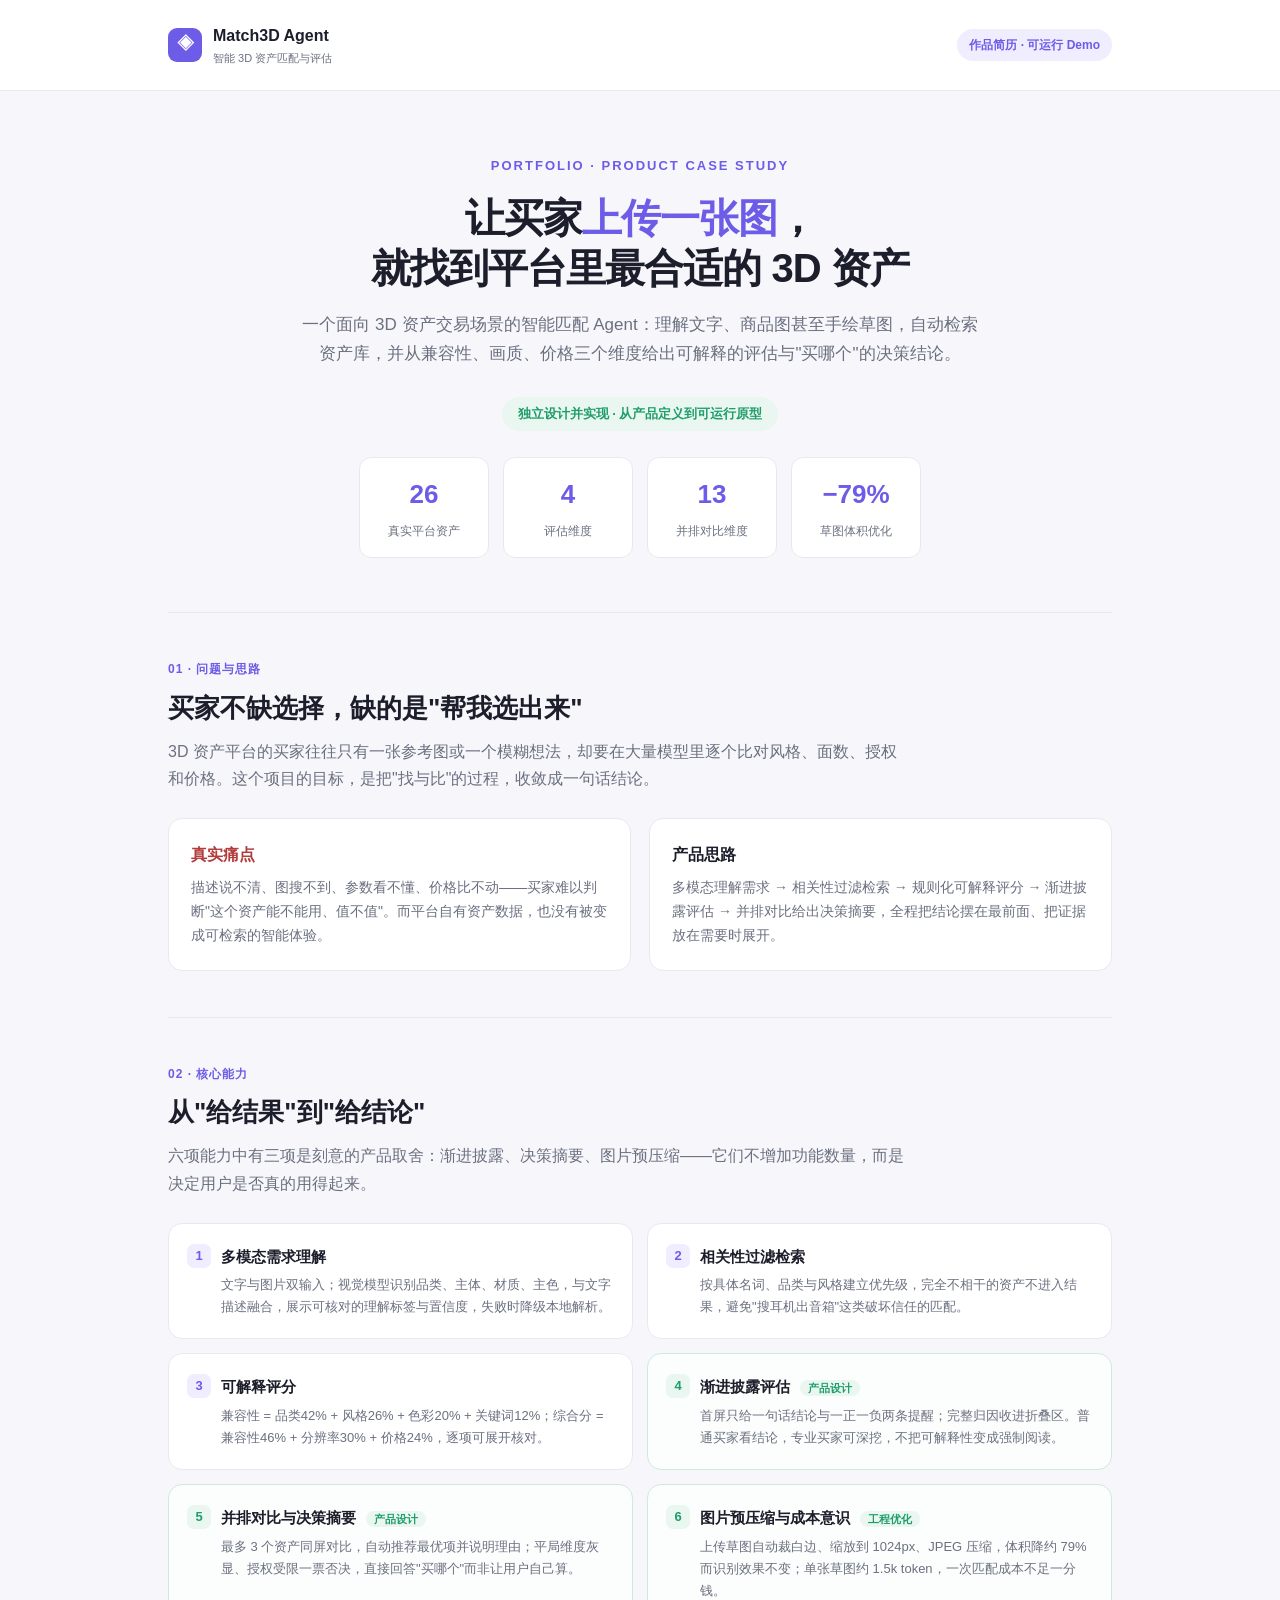
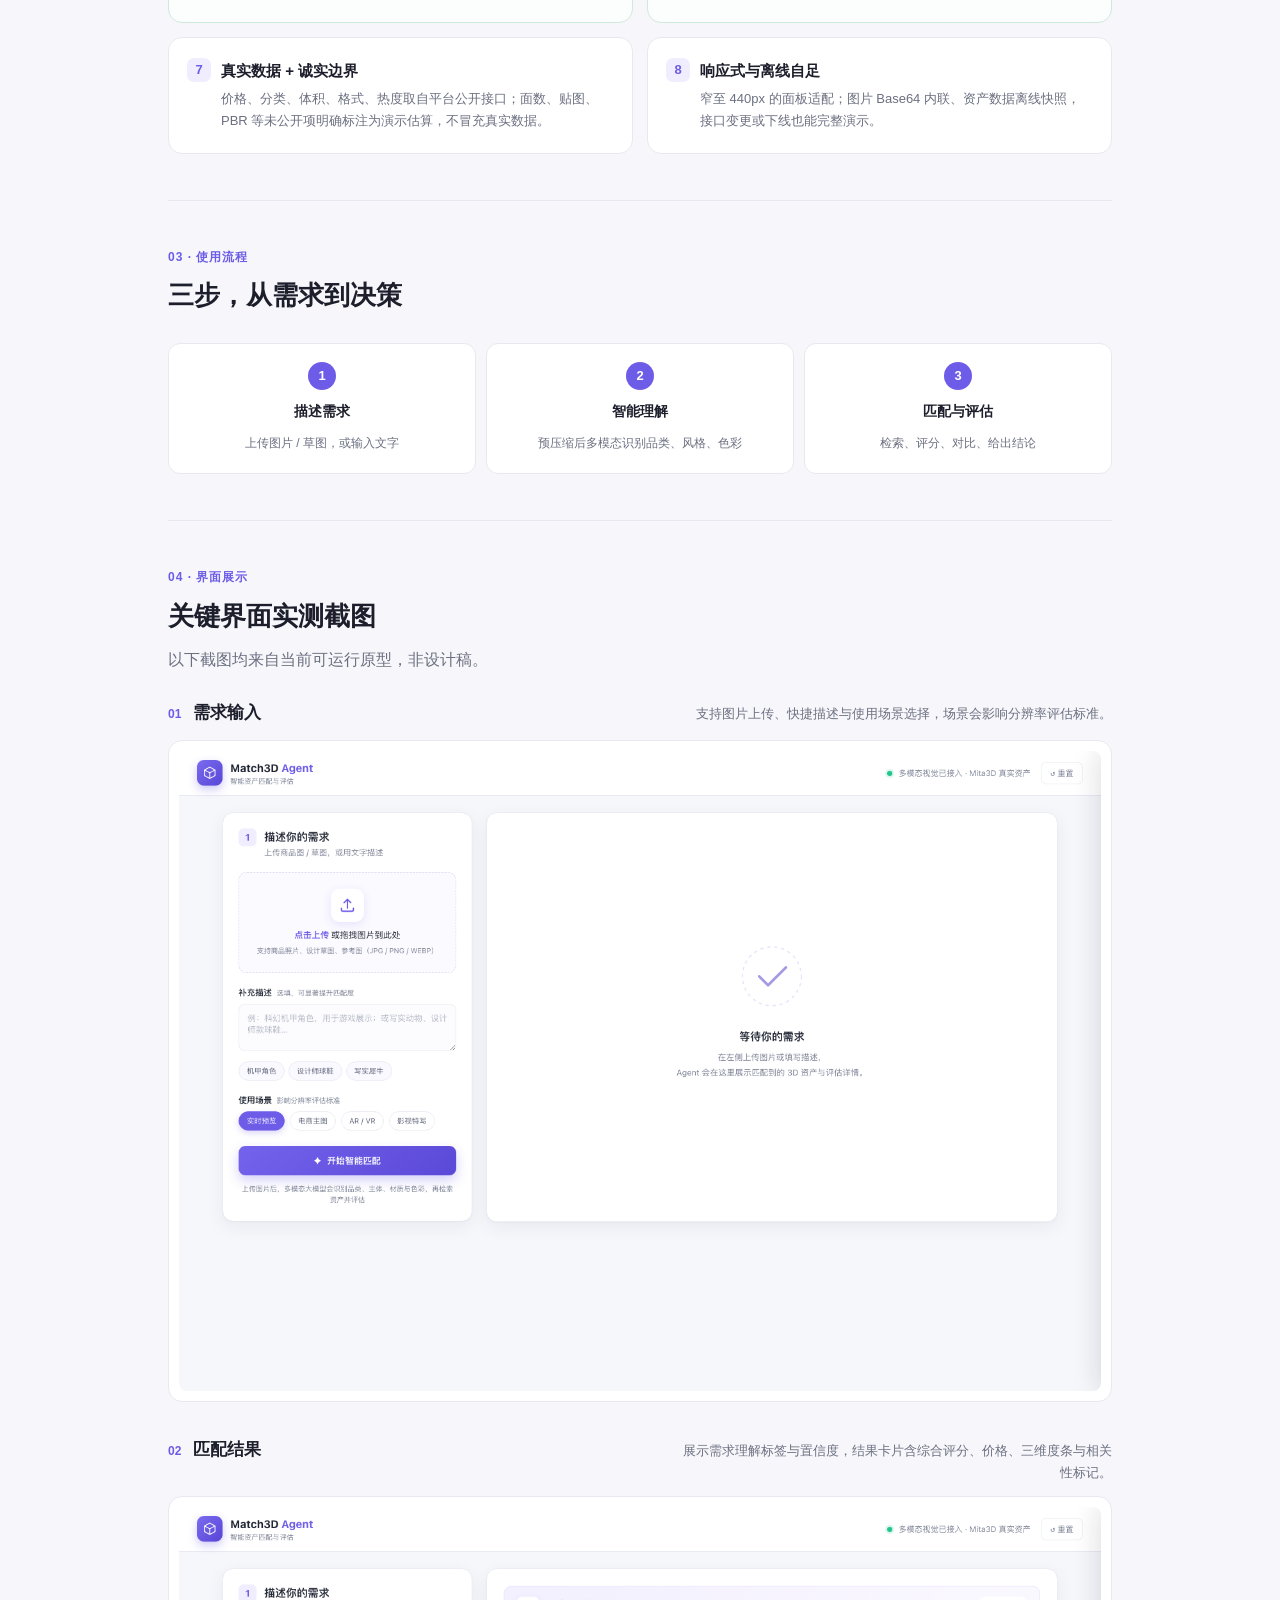
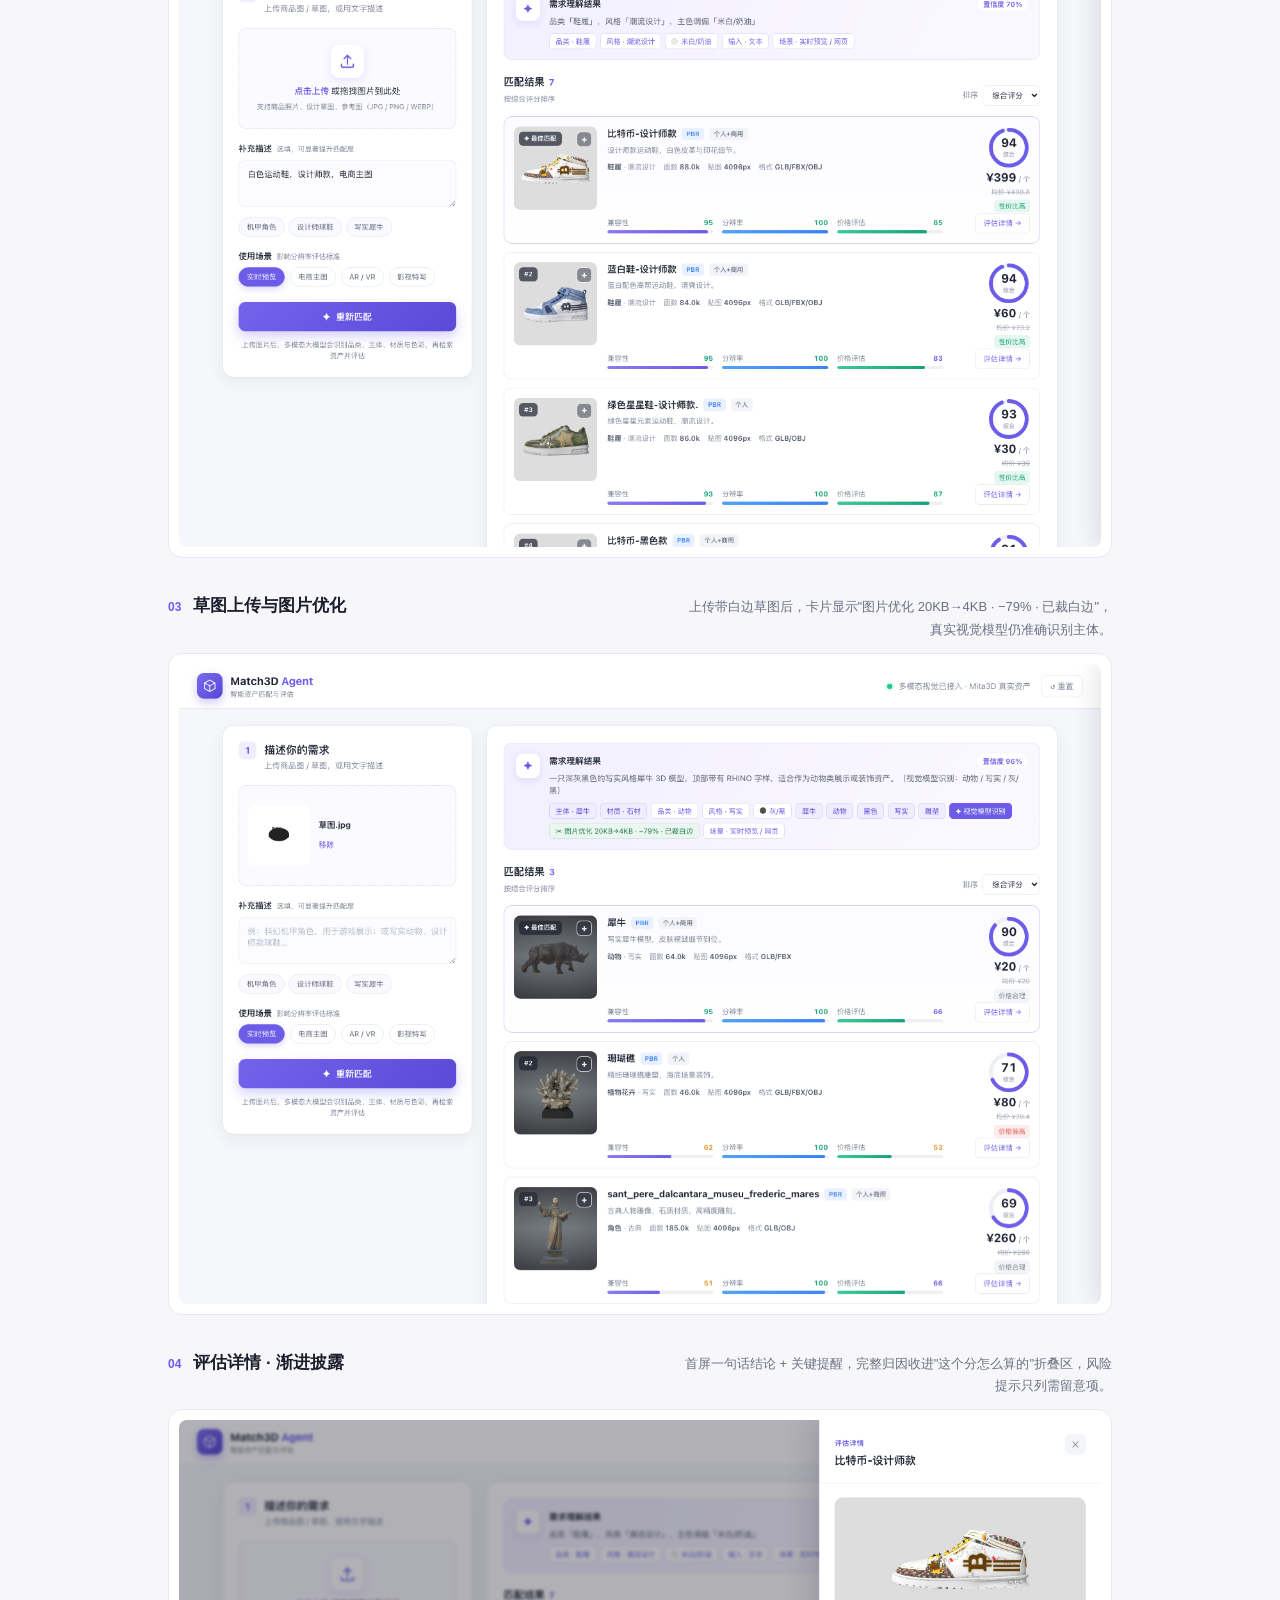
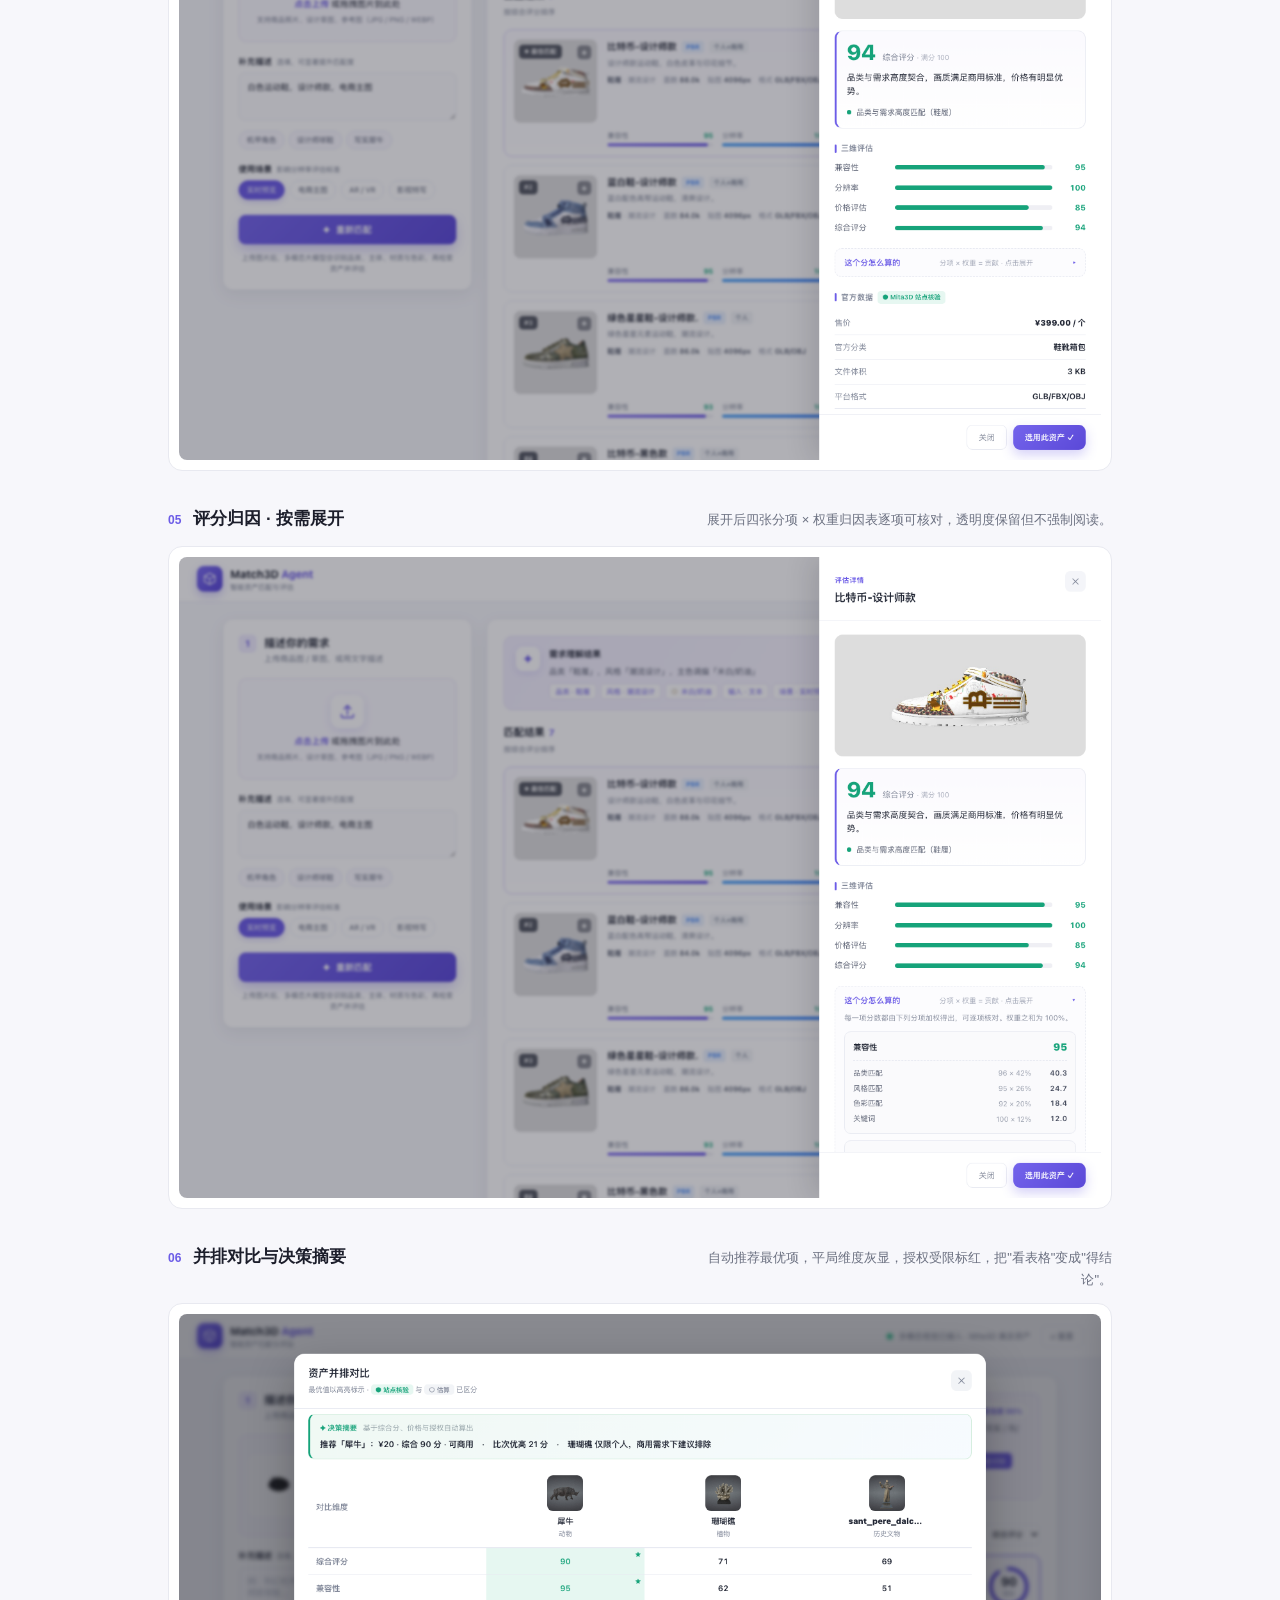
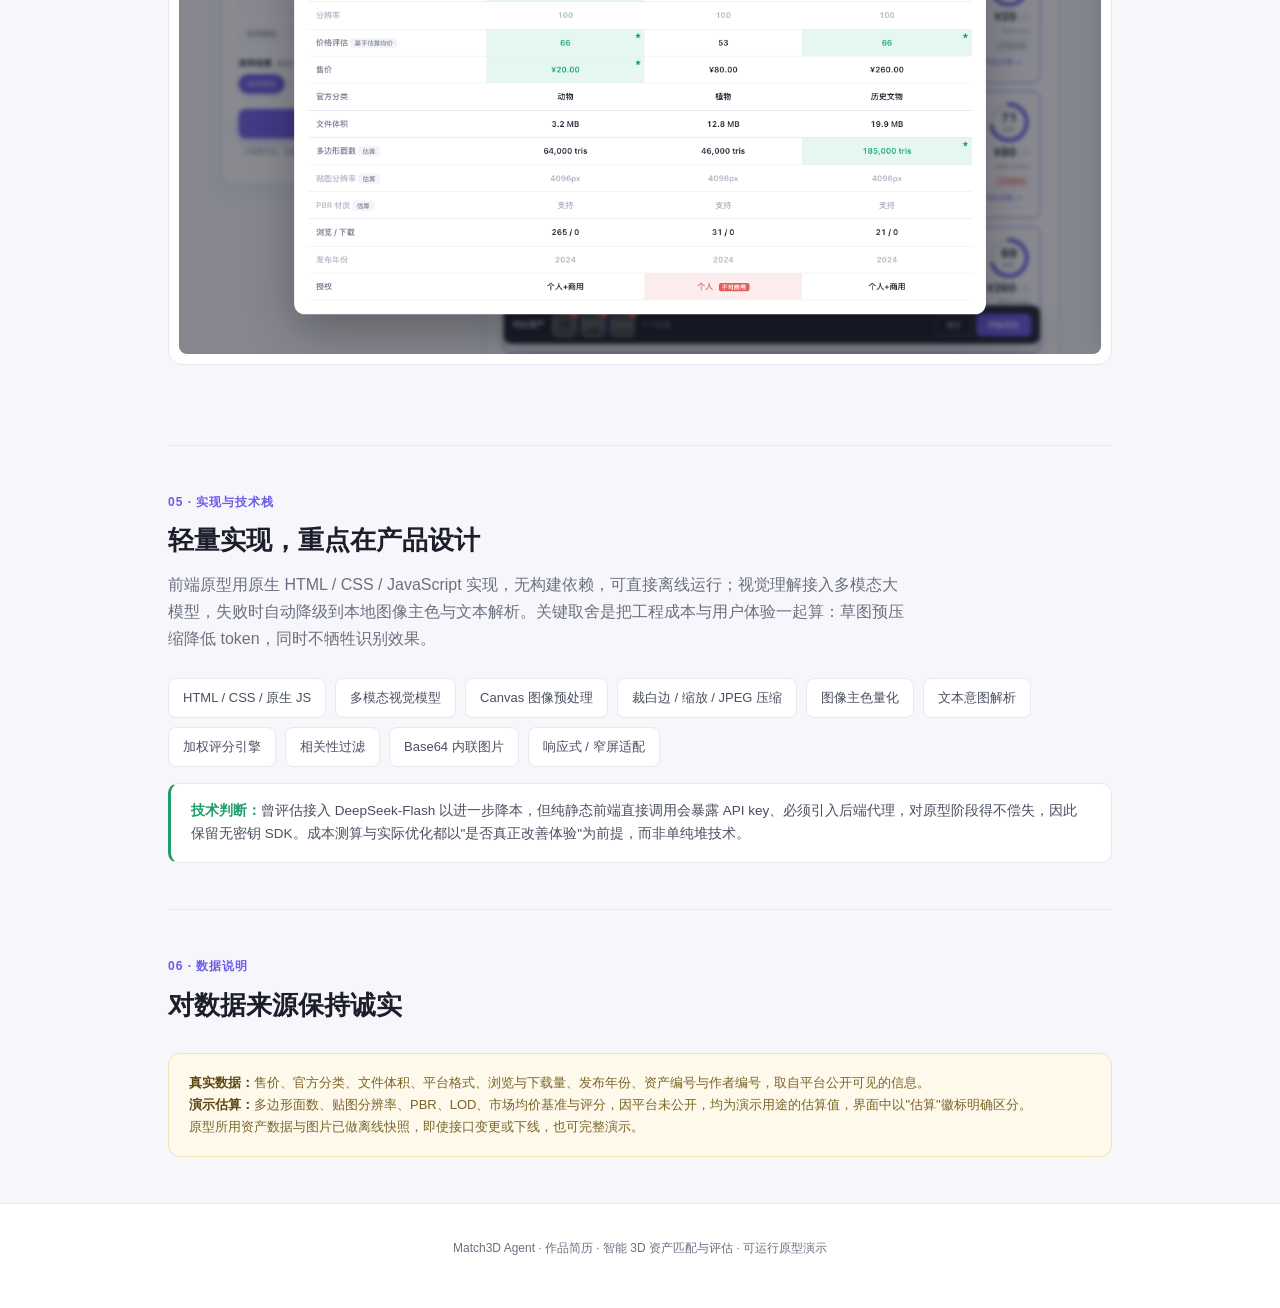
<file: showcase/index.html>
<!DOCTYPE html>
<html lang="zh-CN">
<head>
<meta charset="UTF-8">
<meta name="viewport" content="width=device-width, initial-scale=1.0">
<title>Match3D Agent · 作品简历 / 智能 3D 资产匹配与评估</title>
<style>
  :root{
    --ink:#1c1e2b; --muted:#6b7080; --line:#e8e9f0; --primary:#6c5ce7;
    --primary-soft:#f0edff; --green:#1f9d6b; --green-soft:#e9f7f0;
    --amber:#b8860b; --bg:#f7f7fb; --white:#fff;
  }
  *{box-sizing:border-box}
  body{margin:0;background:var(--bg);color:var(--ink);font-family:-apple-system,BlinkMacSystemFont,"Segoe UI","PingFang SC","Microsoft YaHei",sans-serif;line-height:1.7;-webkit-font-smoothing:antialiased}
  .wrap{max-width:1000px;margin:0 auto;padding:0 28px}
  header{background:var(--white);border-bottom:1px solid var(--line)}
  .head-in{max-width:1000px;margin:0 auto;padding:22px 28px;display:flex;align-items:center;justify-content:space-between;gap:16px}
  .brand{display:flex;align-items:center;gap:11px;font-size:16px;font-weight:700}
  .logo{width:34px;height:34px;border-radius:9px;background:var(--primary);color:#fff;display:flex;align-items:center;justify-content:center;font-size:17px}
  .brand small{display:block;font-size:11px;font-weight:400;color:var(--muted)}
  .tag{font-size:12px;color:var(--primary);background:var(--primary-soft);padding:6px 12px;border-radius:20px;font-weight:600}

  .hero{padding:64px 0 54px;text-align:center}
  .hero .eyebrow{font-size:13px;color:var(--primary);font-weight:700;letter-spacing:2px;margin-bottom:16px}
  .hero h1{font-size:40px;line-height:1.25;margin:0 0 18px;letter-spacing:-1px}
  .hero h1 span{color:var(--primary)}
  .hero .lede{font-size:17px;color:var(--muted);max-width:680px;margin:0 auto 28px}
  .role{display:inline-block;font-size:13px;color:var(--green);background:var(--green-soft);border-radius:20px;padding:6px 16px;margin-bottom:26px;font-weight:600}
  .metrics{display:flex;justify-content:center;gap:14px;flex-wrap:wrap}
  .metric{background:var(--white);border:1px solid var(--line);border-radius:12px;padding:14px 26px;min-width:130px}
  .metric b{display:block;font-size:26px;color:var(--primary);font-variant-numeric:tabular-nums}
  .metric span{font-size:12px;color:var(--muted)}

  section{padding:46px 0;border-top:1px solid var(--line)}
  .sec-head{margin-bottom:26px}
  .sec-head .no{font-size:12px;color:var(--primary);font-weight:700;letter-spacing:1px}
  .sec-head h2{font-size:26px;margin:6px 0 8px}
  .sec-head p{color:var(--muted);margin:0;max-width:740px}

  .grid2{display:grid;grid-template-columns:1fr 1fr;gap:18px}
  .card{background:var(--white);border:1px solid var(--line);border-radius:14px;padding:22px}
  .card h3{margin:0 0 8px;font-size:16px}
  .card p{margin:0;color:var(--muted);font-size:14px}
  .pain h3{color:#b23b3b}

  .caps{display:grid;grid-template-columns:repeat(2,1fr);gap:14px}
  .cap{background:var(--white);border:1px solid var(--line);border-radius:14px;padding:20px;position:relative;padding-left:52px}
  .cap .ic{position:absolute;left:18px;top:20px;width:24px;height:24px;border-radius:7px;background:var(--primary-soft);color:var(--primary);display:flex;align-items:center;justify-content:center;font-size:13px;font-weight:700}
  .cap h3{font-size:15px;margin:0 0 5px}
  .cap p{font-size:13px;color:var(--muted);margin:0}
  .cap.hl{border-color:#cdeadd;background:#fbfefc}
  .cap.hl .ic{background:var(--green-soft);color:var(--green)}

  .flow{display:flex;align-items:stretch;gap:10px;flex-wrap:wrap}
  .step{flex:1;min-width:150px;background:var(--white);border:1px solid var(--line);border-radius:12px;padding:18px;text-align:center}
  .step .n{width:28px;height:28px;border-radius:50%;background:var(--primary);color:#fff;display:flex;align-items:center;justify-content:center;margin:0 auto 10px;font-size:13px;font-weight:700}
  .step b{font-size:14px;display:block;margin-bottom:4px}
  .step span{font-size:12px;color:var(--muted)}

  .shot{margin-bottom:34px}
  .shot-bar{display:flex;align-items:baseline;gap:12px;margin-bottom:12px}
  .shot-bar .idx{font-size:12px;color:var(--primary);font-weight:700}
  .shot-bar h3{font-size:17px;margin:0}
  .shot-bar p{font-size:13px;color:var(--muted);margin:0 0 0 auto;text-align:right;max-width:46%}
  .shot-img{background:var(--white);border:1px solid var(--line);border-radius:14px;padding:10px;overflow:hidden}
  .shot-img img{display:block;width:100%;border-radius:8px}
  .new{font-size:11px;color:var(--green);background:var(--green-soft);padding:2px 8px;border-radius:10px;font-weight:600;vertical-align:middle;margin-left:6px}

  .stack{display:flex;flex-wrap:wrap;gap:9px}
  .stack span{background:var(--white);border:1px solid var(--line);border-radius:8px;padding:8px 14px;font-size:13px;color:#4a4f60}
  .note{background:#fff9ec;border:1px solid #f0e0b8;border-radius:12px;padding:18px 20px;font-size:13px;color:#7a6428}
  .note b{color:#5c4810}
  .decision{background:var(--white);border:1px solid var(--line);border-left:3px solid var(--green);border-radius:10px;padding:16px 20px;margin-top:16px;font-size:13.5px;color:#4a4f60}
  .decision b{color:var(--green)}

  footer{padding:34px 0 50px;text-align:center;color:var(--muted);font-size:12px;border-top:1px solid var(--line);background:var(--white)}

  @media(max-width:720px){
    .hero h1{font-size:30px}.hero .lede{font-size:15px}
    .grid2,.caps{grid-template-columns:1fr}
    .shot-bar{flex-wrap:wrap}.shot-bar p{margin:6px 0 0;text-align:left;max-width:100%}
    .metric{min-width:110px;padding:12px 18px}
  }
</style>
</head>
<body>

<header>
  <div class="head-in">
    <div class="brand"><span class="logo">◈</span><div>Match3D Agent<small>智能 3D 资产匹配与评估</small></div></div>
    <span class="tag">作品简历 · 可运行 Demo</span>
  </div>
</header>

<div class="wrap">
  <div class="hero">
    <div class="eyebrow">PORTFOLIO · PRODUCT CASE STUDY</div>
    <h1>让买家<span>上传一张图</span>，<br>就找到平台里最合适的 3D 资产</h1>
    <p class="lede">一个面向 3D 资产交易场景的智能匹配 Agent：理解文字、商品图甚至手绘草图，自动检索资产库，并从兼容性、画质、价格三个维度给出可解释的评估与"买哪个"的决策结论。</p>
    <div class="role">独立设计并实现 · 从产品定义到可运行原型</div>
    <div class="metrics">
      <div class="metric"><b>26</b><span>真实平台资产</span></div>
      <div class="metric"><b>4</b><span>评估维度</span></div>
      <div class="metric"><b>13</b><span>并排对比维度</span></div>
      <div class="metric"><b>−79%</b><span>草图体积优化</span></div>
    </div>
  </div>

  <section>
    <div class="sec-head"><div class="no">01 · 问题与思路</div><h2>买家不缺选择，缺的是"帮我选出来"</h2>
      <p>3D 资产平台的买家往往只有一张参考图或一个模糊想法，却要在大量模型里逐个比对风格、面数、授权和价格。这个项目的目标，是把"找与比"的过程，收敛成一句话结论。</p></div>
    <div class="grid2">
      <div class="card pain"><h3>真实痛点</h3><p>描述说不清、图搜不到、参数看不懂、价格比不动——买家难以判断"这个资产能不能用、值不值"。而平台自有资产数据，也没有被变成可检索的智能体验。</p></div>
      <div class="card"><h3>产品思路</h3><p>多模态理解需求 → 相关性过滤检索 → 规则化可解释评分 → 渐进披露评估 → 并排对比给出决策摘要，全程把结论摆在最前面、把证据放在需要时展开。</p></div>
    </div>
  </section>

  <section>
    <div class="sec-head"><div class="no">02 · 核心能力</div><h2>从"给结果"到"给结论"</h2>
      <p>六项能力中有三项是刻意的产品取舍：渐进披露、决策摘要、图片预压缩——它们不增加功能数量，而是决定用户是否真的用得起来。</p></div>
    <div class="caps">
      <div class="cap"><span class="ic">1</span><h3>多模态需求理解</h3><p>文字与图片双输入；视觉模型识别品类、主体、材质、主色，与文字描述融合，展示可核对的理解标签与置信度，失败时降级本地解析。</p></div>
      <div class="cap"><span class="ic">2</span><h3>相关性过滤检索</h3><p>按具体名词、品类与风格建立优先级，完全不相干的资产不进入结果，避免"搜耳机出音箱"这类破坏信任的匹配。</p></div>
      <div class="cap"><span class="ic">3</span><h3>可解释评分</h3><p>兼容性 = 品类42% + 风格26% + 色彩20% + 关键词12%；综合分 = 兼容性46% + 分辨率30% + 价格24%，逐项可展开核对。</p></div>
      <div class="cap hl"><span class="ic">4</span><h3>渐进披露评估 <span class="new">产品设计</span></h3><p>首屏只给一句话结论与一正一负两条提醒；完整归因收进折叠区。普通买家看结论，专业买家可深挖，不把可解释性变成强制阅读。</p></div>
      <div class="cap hl"><span class="ic">5</span><h3>并排对比与决策摘要 <span class="new">产品设计</span></h3><p>最多 3 个资产同屏对比，自动推荐最优项并说明理由；平局维度灰显、授权受限一票否决，直接回答"买哪个"而非让用户自己算。</p></div>
      <div class="cap hl"><span class="ic">6</span><h3>图片预压缩与成本意识 <span class="new">工程优化</span></h3><p>上传草图自动裁白边、缩放到 1024px、JPEG 压缩，体积降约 79% 而识别效果不变；单张草图约 1.5k token，一次匹配成本不足一分钱。</p></div>
      <div class="cap"><span class="ic">7</span><h3>真实数据 + 诚实边界</h3><p>价格、分类、体积、格式、热度取自平台公开接口；面数、贴图、PBR 等未公开项明确标注为演示估算，不冒充真实数据。</p></div>
      <div class="cap"><span class="ic">8</span><h3>响应式与离线自足</h3><p>窄至 440px 的面板适配；图片 Base64 内联、资产数据离线快照，接口变更或下线也能完整演示。</p></div>
    </div>
  </section>

  <section>
    <div class="sec-head"><div class="no">03 · 使用流程</div><h2>三步，从需求到决策</h2></div>
    <div class="flow">
      <div class="step"><div class="n">1</div><b>描述需求</b><span>上传图片 / 草图，或输入文字</span></div>
      <div class="step"><div class="n">2</div><b>智能理解</b><span>预压缩后多模态识别品类、风格、色彩</span></div>
      <div class="step"><div class="n">3</div><b>匹配与评估</b><span>检索、评分、对比、给出结论</span></div>
    </div>
  </section>

  <section>
    <div class="sec-head"><div class="no">04 · 界面展示</div><h2>关键界面实测截图</h2><p>以下截图均来自当前可运行原型，非设计稿。</p></div>

    <div class="shot">
      <div class="shot-bar"><span class="idx">01</span><h3>需求输入</h3><p>支持图片上传、快捷描述与使用场景选择，场景会影响分辨率评估标准。</p></div>
      <div class="shot-img"><img src="shots/1-home.png" alt="需求输入界面"></div>
    </div>

    <div class="shot">
      <div class="shot-bar"><span class="idx">02</span><h3>匹配结果</h3><p>展示需求理解标签与置信度，结果卡片含综合评分、价格、三维度条与相关性标记。</p></div>
      <div class="shot-img"><img src="shots/2-results.png" alt="匹配结果界面"></div>
    </div>

    <div class="shot">
      <div class="shot-bar"><span class="idx">03</span><h3>草图上传与图片优化</h3><p>上传带白边草图后，卡片显示"图片优化 20KB→4KB · −79% · 已裁白边"，真实视觉模型仍准确识别主体。</p></div>
      <div class="shot-img"><img src="shots/5-sketch-compress.png" alt="草图上传与图片优化"></div>
    </div>

    <div class="shot">
      <div class="shot-bar"><span class="idx">04</span><h3>评估详情 · 渐进披露</h3><p>首屏一句话结论 + 关键提醒，完整归因收进"这个分怎么算的"折叠区，风险提示只列需留意项。</p></div>
      <div class="shot-img"><img src="shots/3-drawer.png" alt="评估详情抽屉"></div>
    </div>

    <div class="shot">
      <div class="shot-bar"><span class="idx">05</span><h3>评分归因 · 按需展开</h3><p>展开后四张分项 × 权重归因表逐项可核对，透明度保留但不强制阅读。</p></div>
      <div class="shot-img"><img src="shots/3b-drawer-attrib.png" alt="评分归因展开"></div>
    </div>

    <div class="shot">
      <div class="shot-bar"><span class="idx">06</span><h3>并排对比与决策摘要</h3><p>自动推荐最优项，平局维度灰显，授权受限标红，把"看表格"变成"得结论"。</p></div>
      <div class="shot-img"><img src="shots/4-compare.png" alt="并排对比弹窗"></div>
    </div>
  </section>

  <section>
    <div class="sec-head"><div class="no">05 · 实现与技术栈</div><h2>轻量实现，重点在产品设计</h2>
      <p>前端原型用原生 HTML / CSS / JavaScript 实现，无构建依赖，可直接离线运行；视觉理解接入多模态大模型，失败时自动降级到本地图像主色与文本解析。关键取舍是把工程成本与用户体验一起算：草图预压缩降低 token，同时不牺牲识别效果。</p></div>
    <div class="stack">
      <span>HTML / CSS / 原生 JS</span><span>多模态视觉模型</span><span>Canvas 图像预处理</span>
      <span>裁白边 / 缩放 / JPEG 压缩</span><span>图像主色量化</span><span>文本意图解析</span>
      <span>加权评分引擎</span><span>相关性过滤</span><span>Base64 内联图片</span>
      <span>响应式 / 窄屏适配</span>
    </div>
    <div class="decision"><b>技术判断：</b>曾评估接入 DeepSeek-Flash 以进一步降本，但纯静态前端直接调用会暴露 API key、必须引入后端代理，对原型阶段得不偿失，因此保留无密钥 SDK。成本测算与实际优化都以"是否真正改善体验"为前提，而非单纯堆技术。</div>
  </section>

  <section>
    <div class="sec-head"><div class="no">06 · 数据说明</div><h2>对数据来源保持诚实</h2></div>
    <div class="note"><b>真实数据：</b>售价、官方分类、文件体积、平台格式、浏览与下载量、发布年份、资产编号与作者编号，取自平台公开可见的信息。<br><b>演示估算：</b>多边形面数、贴图分辨率、PBR、LOD、市场均价基准与评分，因平台未公开，均为演示用途的估算值，界面中以"估算"徽标明确区分。<br>原型所用资产数据与图片已做离线快照，即使接口变更或下线，也可完整演示。</div>
  </section>
</div>

<footer>Match3D Agent · 作品简历 · 智能 3D 资产匹配与评估 · 可运行原型演示</footer>

</body>
</html>
</file>
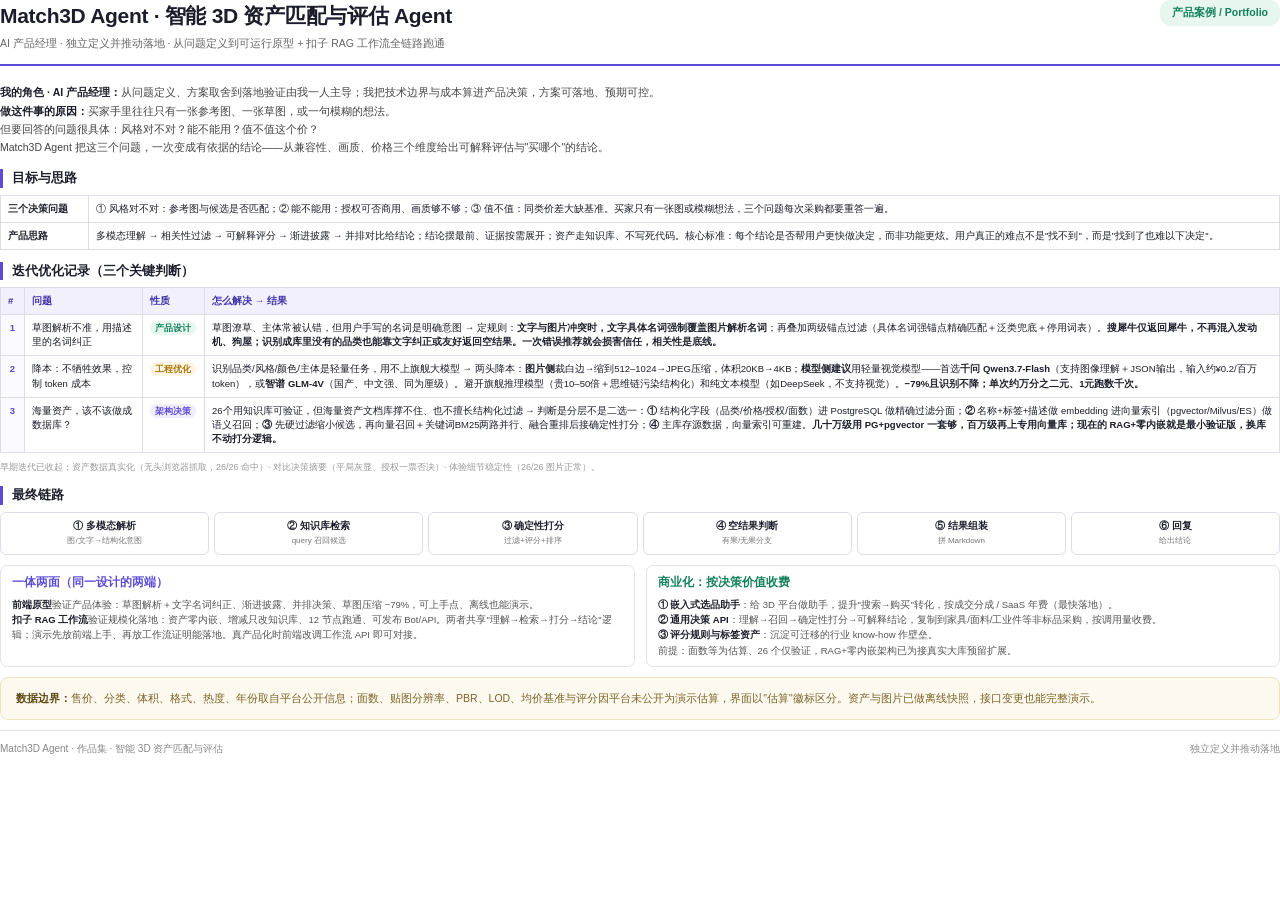
<file: portfolio/print.html>
<!DOCTYPE html>
<html lang="zh-CN">
<head>
<meta charset="UTF-8">
<title>Match3D Agent · 作品集（纸质版）</title>
<style>
  @page{size:A4;margin:10mm 13mm}
  *{box-sizing:border-box}
  body{margin:0;color:#1b1d2a;font-family:-apple-system,BlinkMacSystemFont,"PingFang SC","Microsoft YaHei",sans-serif;
    font-size:10.5px;line-height:1.5;-webkit-print-color-adjust:exact;print-color-adjust:exact}
  .top{display:flex;justify-content:space-between;align-items:flex-start;border-bottom:2px solid #5b4bd6;padding-bottom:13px;margin-bottom:17px}
  .top h1{font-size:21px;margin:0 0 4px;letter-spacing:-.3px}
  .top .sub{font-size:10.5px;color:#666}
  .top .role{font-size:10.5px;color:#12805c;background:#e7f6ef;padding:5px 12px;border-radius:11px;font-weight:700;white-space:nowrap}
  .lede{font-size:10.5px;color:#444;margin:0 0 12px;line-height:1.75}
  .sec-title{font-size:12.5px;font-weight:700;margin:12px 0 7px;padding-left:9px;border-left:3px solid #5b4bd6}
  table{width:100%;border-collapse:collapse;font-size:9.5px}
  th,td{border:1px solid #dcdde7;padding:6px 7px;vertical-align:top;text-align:left;line-height:1.48}
  th{background:#f2f0fd;color:#3b2fa8;font-weight:700;font-size:9.5px}
  td.no{width:24px;text-align:center;font-weight:700;color:#5b4bd6;background:#faf9ff}
  td.kind{width:62px}
  .tag{font-size:8.5px;padding:2px 5px;border-radius:7px;font-weight:700;white-space:nowrap}
  .t-product{background:#e7f6ef;color:#12805c}
  .t-eng{background:#fdf5e3;color:#a8740a}
  .t-arch{background:#f0edff;color:#5b4bd6}
  b{color:#1b1d2a}
  .flow{margin-top:6px}
  .flow .row{display:flex;gap:5px}
  .flow .s{flex:1;border:1px solid #dcdde7;border-radius:6px;padding:6px 3px;text-align:center;font-size:9px}
  .flow .s b{display:block;font-size:9.5px;margin-bottom:1px}
  .flow .s span{color:#777;font-size:8px}
  .foot{margin-top:10px;border-top:1px solid #e2e3ec;padding-top:10px;display:flex;justify-content:space-between;font-size:10px;color:#888}
  .boundary{margin-top:10px;background:#fdf9ef;border:1px solid #f0e2bc;border-radius:8px;padding:12px 15px;font-size:10.5px;color:#7a6428;line-height:1.6}
  .boundary b{color:#5c4810}
  .extra{display:flex;gap:11px;margin-top:10px}
  .extra .col{flex:1;border:1px solid #e2e3ec;border-radius:7px;padding:8px 11px}
  .extra h4{margin:0 0 6px;font-size:11.5px;color:#5b4bd6}
  .extra h4.g{color:#12805c}
  .extra p{margin:0;font-size:9.5px;color:#555;line-height:1.6}
  .extra b{color:#1b1d2a}
</style>
</head>
<body>

<div class="top">
  <div>
    <h1>Match3D Agent · 智能 3D 资产匹配与评估 Agent</h1>
    <div class="sub">AI 产品经理 · 独立定义并推动落地 · 从问题定义到可运行原型 + 扣子 RAG 工作流全链路跑通</div>
  </div>
  <span class="role">产品案例 / Portfolio</span>
</div>

<p class="lede"><b>我的角色 · AI 产品经理：</b>从问题定义、方案取舍到落地验证由我一人主导；我把技术边界与成本算进产品决策，方案可落地、预期可控。<br>
<b>做这件事的原因：</b>买家手里往往只有一张参考图、一张草图，或一句模糊的想法。<br>
但要回答的问题很具体：风格对不对？能不能用？值不值这个价？<br>
Match3D Agent 把这三个问题，一次变成有依据的结论——从兼容性、画质、价格三个维度给出可解释评估与"买哪个"的结论。</p>

<div class="sec-title">目标与思路</div>
<table>
  <tr><td style="width:88px"><b>三个决策问题</b></td><td>① 风格对不对：参考图与候选是否匹配；② 能不能用：授权可否商用、画质够不够；③ 值不值：同类价差大缺基准。买家只有一张图或模糊想法，三个问题每次采购都要重答一遍。</td></tr>
  <tr><td><b>产品思路</b></td><td>多模态理解 → 相关性过滤 → 可解释评分 → 渐进披露 → 并排对比给结论；结论摆最前、证据按需展开；资产走知识库、不写死代码。核心标准：每个结论是否帮用户更快做决定，而非功能更炫。用户真正的难点不是"找不到"，而是"找到了也难以下决定"。</td></tr>
</table>

<div class="sec-title">迭代优化记录（三个关键判断）</div>
<table>
  <tr><th style="width:20px">#</th><th style="width:118px">问题</th><th style="width:52px">性质</th><th>怎么解决 → 结果</th></tr>
  <tr>
    <td class="no">1</td><td>草图解析不准，用描述里的名词纠正</td><td class="kind"><span class="tag t-product">产品设计</span></td>
    <td>草图潦草、主体常被认错，但用户手写的名词是明确意图 → 定规则：<b>文字与图片冲突时，文字具体名词强制覆盖图片解析名词</b>；再叠加两级锚点过滤（具体名词强锚点精确匹配＋泛类兜底＋停用词表）。<b>搜犀牛仅返回犀牛，不再混入发动机、狗屋；识别成库里没有的品类也能靠文字纠正或友好返回空结果。一次错误推荐就会损害信任，相关性是底线。</b></td>
  </tr>
  <tr>
    <td class="no">2</td><td>降本：不牺牲效果，控制 token 成本</td><td class="kind"><span class="tag t-eng">工程优化</span></td>
    <td>识别品类/风格/颜色/主体是轻量任务，用不上旗舰大模型 → 两头降本：<b>图片侧</b>裁白边→缩到512–1024→JPEG压缩，体积20KB→4KB；<b>模型侧建议</b>用轻量视觉模型——首选<b>千问 Qwen3.7-Flash</b>（支持图像理解＋JSON输出，输入约¥0.2/百万token），或<b>智谱 GLM-4V</b>（国产、中文强、同为厘级）。避开旗舰推理模型（贵10–50倍＋思维链污染结构化）和纯文本模型（如DeepSeek，不支持视觉）。<b>−79%且识别不降；单次约万分之二元、1元跑数千次。</b></td>
  </tr>
  <tr>
    <td class="no">3</td><td>海量资产，该不该做成数据库？</td><td class="kind"><span class="tag t-arch">架构决策</span></td>
    <td>26个用知识库可验证，但海量资产文档库撑不住、也不擅长结构化过滤 → 判断是分层不是二选一：<b>①</b> 结构化字段（品类/价格/授权/面数）进 PostgreSQL 做精确过滤分面；<b>②</b> 名称+标签+描述做 embedding 进向量索引（pgvector/Milvus/ES）做语义召回；<b>③</b> 先硬过滤缩小候选，再向量召回＋关键词BM25两路并行、融合重排后接确定性打分；<b>④</b> 主库存源数据，向量索引可重建。<b>几十万级用 PG+pgvector 一套够，百万级再上专用向量库；现在的 RAG+零内嵌就是最小验证版，换库不动打分逻辑。</b></td>
  </tr>
</table>
<div style="margin-top:8px;font-size:9px;color:#999">早期迭代已收起：资产数据真实化（无头浏览器抓取，26/26 命中）· 对比决策摘要（平局灰显、授权一票否决）· 体验细节稳定性（26/26 图片正常）。</div>

<div class="sec-title">最终链路</div>
<div class="flow"><div class="row">
  <div class="s"><b>① 多模态解析</b><span>图/文字→结构化意图</span></div>
  <div class="s"><b>② 知识库检索</b><span>query 召回候选</span></div>
  <div class="s"><b>③ 确定性打分</b><span>过滤+评分+排序</span></div>
  <div class="s"><b>④ 空结果判断</b><span>有果/无果分支</span></div>
  <div class="s"><b>⑤ 结果组装</b><span>拼 Markdown</span></div>
  <div class="s"><b>⑥ 回复</b><span>给出结论</span></div>
</div></div>

<div class="extra">
  <div class="col">
    <h4>一体两面（同一设计的两端）</h4>
    <p><b>前端原型</b>验证产品体验：草图解析＋文字名词纠正、渐进披露、并排决策、草图压缩 −79%，可上手点、离线也能演示。<br><b>扣子 RAG 工作流</b>验证规模化落地：资产零内嵌、增减只改知识库、12 节点跑通、可发布 Bot/API。两者共享"理解→检索→打分→结论"逻辑；演示先放前端上手、再放工作流证明能落地。真产品化时前端改调工作流 API 即可对接。</p>
  </div>
  <div class="col">
    <h4 class="g">商业化：按决策价值收费</h4>
    <p><b>① 嵌入式选品助手</b>：给 3D 平台做助手，提升"搜索→购买"转化，按成交分成 / SaaS 年费（最快落地）。<br><b>② 通用决策 API</b>：理解→召回→确定性打分→可解释结论，复制到家具/面料/工业件等非标品采购，按调用量收费。<br><b>③ 评分规则与标签资产</b>：沉淀可迁移的行业 know-how 作壁垒。<br>前提：面数等为估算、26 个仅验证，RAG+零内嵌架构已为接真实大库预留扩展。</p>
  </div>
</div>

<div class="boundary"><b>数据边界：</b>售价、分类、体积、格式、热度、年份取自平台公开信息；面数、贴图分辨率、PBR、LOD、均价基准与评分因平台未公开为演示估算，界面以"估算"徽标区分。资产与图片已做离线快照，接口变更也能完整演示。</div>

<div class="foot">
  <span>Match3D Agent · 作品集 · 智能 3D 资产匹配与评估</span>
  <span>独立定义并推动落地</span>
</div>

</body>
</html>
</file>
